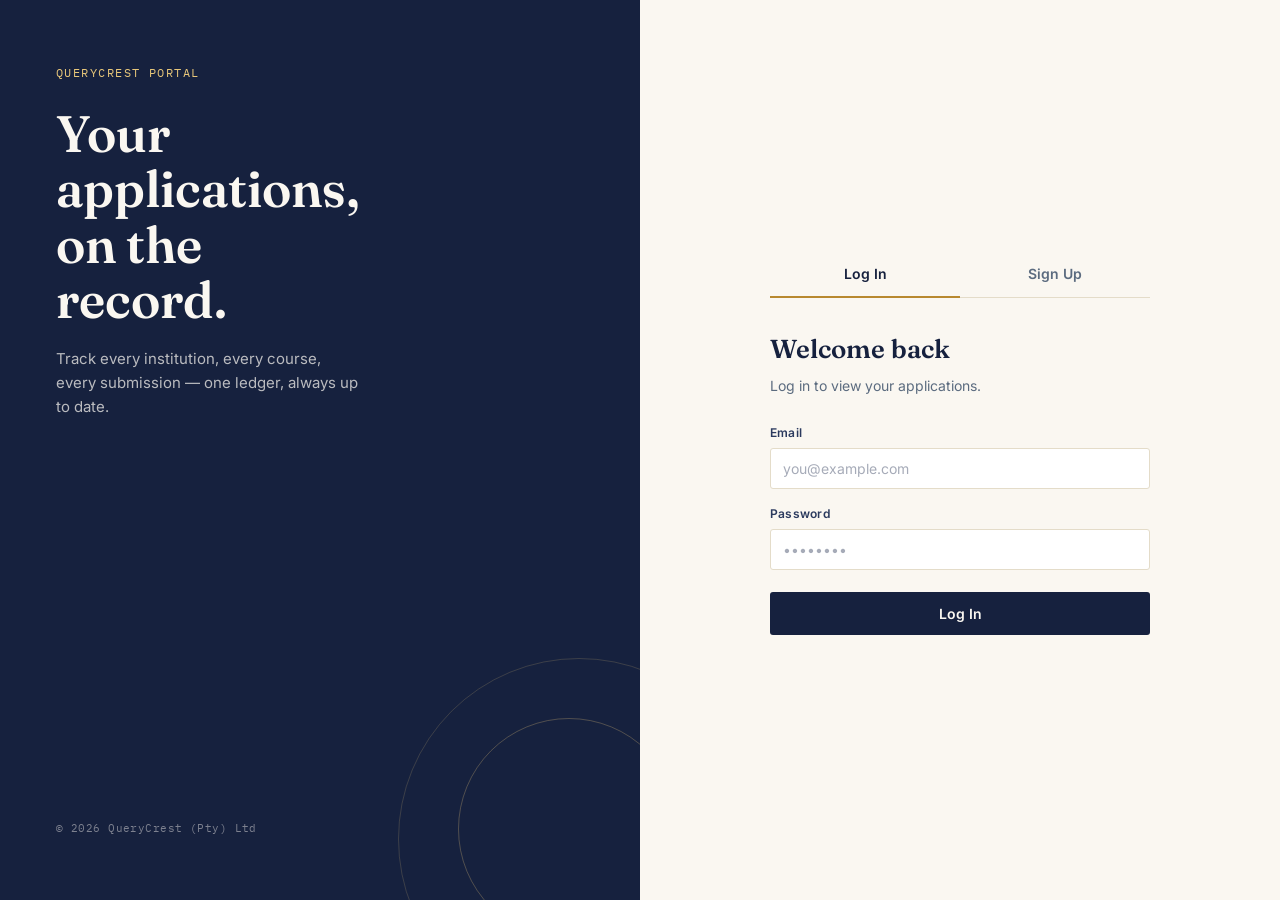
<file: index.html>
<!DOCTYPE html>
<html lang="en">
<head>
<meta charset="UTF-8" />
<meta name="viewport" content="width=device-width, initial-scale=1.0" />
<title>QueryCrest Portal — Sign In</title>
<link rel="stylesheet" href="style.css" />
</head>
<body>

<div class="portal">

  <!-- Left: brand panel -->
  <div class="portal-brand">
    <div>
      <div class="brand-mark">QueryCrest Portal</div>
      <h1 class="brand-headline">Your applications, on the record.</h1>
      <p class="brand-copy">
        Track every institution, every course, every submission — one ledger,
        always up to date.
      </p>
    </div>
    <div class="brand-foot">© 2026 QueryCrest (Pty) Ltd</div>
  </div>

  <!-- Right: form panel -->
  <div class="portal-form-side">
    <div class="form-card">

      <div class="tab-row">
        <button type="button" class="tab-btn active" id="tabLogin">Log In</button>
        <button type="button" class="tab-btn" id="tabSignup">Sign Up</button>
      </div>

      <!-- LOGIN -->
      <div class="form-panel active" id="panelLogin">
        <h2 class="form-title">Welcome back</h2>
        <p class="form-sub">Log in to view your applications.</p>

        <div class="alert alert-error" id="loginError" hidden></div>

        <form id="loginForm" novalidate>
          <div class="field">
            <label for="loginEmail">Email</label>
            <input type="email" id="loginEmail" name="email" placeholder="you@example.com" required />
          </div>
          <div class="field">
            <label for="loginPassword">Password</label>
            <input type="password" id="loginPassword" name="password" placeholder="••••••••" required />
          </div>
          <button type="submit" class="btn-primary" id="loginSubmit">Log In</button>
        </form>
      </div>

      <!-- SIGN UP -->
      <div class="form-panel" id="panelSignup">
        <h2 class="form-title">Create your account</h2>
        <p class="form-sub">Start tracking your applications today.</p>

        <div class="alert alert-error" id="signupError" hidden></div>
        <div class="alert alert-success" id="signupSuccess" hidden></div>

        <form id="signupForm" novalidate>
          <div class="field">
            <label for="firstName">First Name</label>
            <input type="text" id="firstName" name="first_name" placeholder="Thandiwe" required />
          </div>
          <div class="field">
            <label for="lastName">Last Name</label>
            <input type="text" id="lastName" name="last_name" placeholder="Nkosi" required />
          </div>
          <div class="field">
            <label for="signupEmail">Email</label>
            <input type="email" id="signupEmail" name="email" placeholder="you@example.com" required />
          </div>
          <div class="field">
            <label for="phone">Phone Number</label>
            <input type="tel" id="phone" name="phone" placeholder="0821234567" required />
            <div class="field-hint">Must start with 0, digits only, at least 10 digits.</div>
          </div>
          <div class="field">
            <label for="signupPassword">Password</label>
            <input type="password" id="signupPassword" name="password" placeholder="••••••••" required />
          </div>
          <button type="submit" class="btn-primary" id="signupSubmit">Create Account</button>
        </form>
      </div>

    </div>
  </div>

</div>

<script src="auth.js"></script>
</body>
</html>
</file>
<file: style.css>
/* ===========================================================
   QueryCrest — Application Portal
   Design: "Academic Ledger" — ink navy + brass, serif display,
   status shown as a seal (outline = draft, filled = submitted)
   =========================================================== */

@import url('https://fonts.googleapis.com/css2?family=Fraunces:opsz,wght@9..144,400;9..144,600;9..144,700&family=Inter:wght@400;500;600&family=IBM+Plex+Mono:wght@500&display=swap');

:root {
  --ink: #16213E;
  --ink-soft: #2B3A5E;
  --paper: #FAF7F1;
  --paper-dim: #F1ECE0;
  --brass: #B8892F;
  --brass-light: #E8C77A;
  --slate: #5B6B7F;
  --sage: #3F6B4E;
  --sage-bg: #E7EFE8;
  --clay: #A8422E;
  --clay-bg: #F6E7E2;
  --line: #E4DCC9;
  --radius: 3px;
  --font-display: 'Fraunces', Georgia, serif;
  --font-body: 'Inter', -apple-system, sans-serif;
  --font-mono: 'IBM Plex Mono', monospace;
}

* {
  box-sizing: border-box;
}

@media (prefers-reduced-motion: reduce) {
  * {
    animation: none !important;
    transition: none !important;
  }
}

html, body {
  margin: 0;
  padding: 0;
  min-height: 100%;
  background: var(--paper);
  color: var(--ink);
  font-family: var(--font-body);
  font-size: 16px;
  line-height: 1.5;
}

a {
  color: inherit;
}

button {
  font-family: inherit;
}

/* ---------- Utility: seal / badge ---------- */

.seal {
  display: inline-flex;
  align-items: center;
  gap: 6px;
  font-family: var(--font-mono);
  font-size: 11px;
  letter-spacing: 0.06em;
  text-transform: uppercase;
  padding: 4px 10px 4px 8px;
  border-radius: 999px;
  white-space: nowrap;
}

.seal::before {
  content: '';
  width: 8px;
  height: 8px;
  border-radius: 50%;
  flex-shrink: 0;
}

.seal--draft {
  color: var(--brass);
  background: transparent;
  border: 1.5px solid var(--brass);
}
.seal--draft::before {
  border: 1.5px solid var(--brass);
  background: transparent;
}

.seal--submitted {
  color: var(--sage);
  background: var(--sage-bg);
  border: 1.5px solid var(--sage);
}
.seal--submitted::before {
  background: var(--sage);
}

/* ---------- Login / Sign-up page (index.html) ---------- */

.portal {
  min-height: 100vh;
  display: grid;
  grid-template-columns: 1fr 1fr;
}

.portal-brand {
  background: var(--ink);
  color: var(--paper);
  padding: 64px 56px;
  display: flex;
  flex-direction: column;
  justify-content: space-between;
  position: relative;
  overflow: hidden;
}

.portal-brand::after {
  content: '';
  position: absolute;
  right: -120px;
  bottom: -120px;
  width: 360px;
  height: 360px;
  border: 1.5px solid rgba(232, 199, 122, 0.18);
  border-radius: 50%;
}

.portal-brand::before {
  content: '';
  position: absolute;
  right: -40px;
  bottom: -40px;
  width: 220px;
  height: 220px;
  border: 1.5px solid rgba(232, 199, 122, 0.28);
  border-radius: 50%;
}

.brand-mark {
  font-family: var(--font-mono);
  font-size: 12px;
  letter-spacing: 0.12em;
  text-transform: uppercase;
  color: var(--brass-light);
}

.brand-headline {
  font-family: var(--font-display);
  font-weight: 600;
  font-size: clamp(2.2rem, 4vw, 3.2rem);
  line-height: 1.08;
  margin: 24px 0 20px;
  max-width: 9ch;
}

.brand-copy {
  font-size: 15px;
  color: rgba(250, 247, 241, 0.72);
  max-width: 34ch;
  line-height: 1.6;
}

.brand-foot {
  font-family: var(--font-mono);
  font-size: 11px;
  color: rgba(250, 247, 241, 0.45);
  letter-spacing: 0.04em;
  position: relative;
  z-index: 1;
}

.portal-form-side {
  display: flex;
  align-items: center;
  justify-content: center;
  padding: 48px 32px;
}

.form-card {
  width: 100%;
  max-width: 380px;
}

.tab-row {
  display: flex;
  border-bottom: 1px solid var(--line);
  margin-bottom: 32px;
}

.tab-btn {
  flex: 1;
  background: none;
  border: none;
  padding: 0 0 14px;
  font-size: 14px;
  font-weight: 600;
  color: var(--slate);
  cursor: pointer;
  border-bottom: 2px solid transparent;
  margin-bottom: -1px;
  transition: color 0.15s ease, border-color 0.15s ease;
}

.tab-btn.active {
  color: var(--ink);
  border-bottom-color: var(--brass);
}

.tab-btn:focus-visible,
button:focus-visible,
input:focus-visible,
select:focus-visible,
textarea:focus-visible {
  outline: 2px solid var(--brass);
  outline-offset: 2px;
}

.form-title {
  font-family: var(--font-display);
  font-size: 26px;
  font-weight: 600;
  margin: 0 0 6px;
}

.form-sub {
  color: var(--slate);
  font-size: 14px;
  margin: 0 0 28px;
}

.field {
  margin-bottom: 16px;
}

.field label {
  display: block;
  font-size: 12px;
  font-weight: 600;
  letter-spacing: 0.02em;
  color: var(--ink-soft);
  margin-bottom: 6px;
}

.field input,
.field select,
.field textarea {
  width: 100%;
  padding: 11px 12px;
  border: 1px solid var(--line);
  border-radius: var(--radius);
  background: #fff;
  font-family: var(--font-body);
  font-size: 14px;
  color: var(--ink);
}

.field input::placeholder,
.field textarea::placeholder {
  color: #A6ABB8;
}

.field-hint {
  font-size: 12px;
  color: var(--slate);
  margin-top: 5px;
}

.btn-primary {
  width: 100%;
  background: var(--ink);
  color: var(--paper);
  border: none;
  padding: 13px 16px;
  border-radius: var(--radius);
  font-size: 14px;
  font-weight: 600;
  cursor: pointer;
  transition: background 0.15s ease;
  margin-top: 6px;
}

.btn-primary:hover {
  background: var(--ink-soft);
}

.btn-primary:disabled {
  opacity: 0.55;
  cursor: not-allowed;
}

.form-panel {
  display: none;
}

.form-panel.active {
  display: block;
}

.alert {
  font-size: 13px;
  padding: 10px 12px;
  border-radius: var(--radius);
  margin-bottom: 18px;
  line-height: 1.45;
}

.alert-error {
  background: var(--clay-bg);
  color: var(--clay);
  border: 1px solid rgba(168, 66, 46, 0.25);
}

.alert-success {
  background: var(--sage-bg);
  color: var(--sage);
  border: 1px solid rgba(63, 107, 78, 0.25);
}

.alert[hidden] {
  display: none;
}

/* ---------- Dashboard ---------- */

.topbar {
  display: flex;
  align-items: center;
  justify-content: space-between;
  padding: 20px 40px;
  border-bottom: 1px solid var(--line);
  background: var(--paper);
}

.topbar-brand {
  font-family: var(--font-display);
  font-weight: 600;
  font-size: 19px;
  display: flex;
  align-items: baseline;
  gap: 8px;
}

.topbar-brand span {
  font-family: var(--font-mono);
  font-size: 10px;
  color: var(--slate);
  letter-spacing: 0.08em;
  text-transform: uppercase;
}

.btn-ghost {
  background: none;
  border: 1px solid var(--line);
  color: var(--slate);
  padding: 8px 16px;
  border-radius: var(--radius);
  font-size: 13px;
  font-weight: 500;
  cursor: pointer;
  transition: border-color 0.15s ease, color 0.15s ease;
}

.btn-ghost:hover {
  border-color: var(--ink);
  color: var(--ink);
}

.dash-main {
  max-width: 980px;
  margin: 0 auto;
  padding: 40px 24px 80px;
  display: grid;
  grid-template-columns: 1.1fr 1.4fr;
  gap: 40px;
  align-items: start;
}

.panel {
  background: #fff;
  border: 1px solid var(--line);
  border-radius: var(--radius);
  padding: 28px;
}

.panel-title {
  font-family: var(--font-display);
  font-size: 20px;
  font-weight: 600;
  margin: 0 0 4px;
}

.panel-sub {
  font-size: 13px;
  color: var(--slate);
  margin: 0 0 24px;
}

.status-choice {
  display: flex;
  gap: 10px;
}

.status-choice label {
  flex: 1;
  border: 1px solid var(--line);
  border-radius: var(--radius);
  padding: 10px 12px;
  font-size: 13px;
  text-align: center;
  cursor: pointer;
  color: var(--slate);
  transition: border-color 0.15s ease, color 0.15s ease, background 0.15s ease;
}

.status-choice input {
  display: none;
}

.status-choice input:checked + span {
  color: var(--ink);
  font-weight: 600;
}

.status-choice label:has(input:checked) {
  border-color: var(--brass);
  background: #FBF4E4;
}

.ledger-list {
  list-style: none;
  margin: 0;
  padding: 0;
}

.ledger-empty {
  text-align: center;
  padding: 48px 20px;
  color: var(--slate);
}

.ledger-empty-mark {
  font-family: var(--font-display);
  font-size: 32px;
  color: var(--brass-light);
  margin-bottom: 10px;
}

.ledger-item {
  border: 1px solid var(--line);
  border-radius: var(--radius);
  padding: 16px 18px;
  margin-bottom: 12px;
  animation: rise 0.3s ease both;
}

@keyframes rise {
  from { opacity: 0; transform: translateY(6px); }
  to { opacity: 1; transform: translateY(0); }
}

.ledger-item-top {
  display: flex;
  align-items: flex-start;
  justify-content: space-between;
  gap: 12px;
  margin-bottom: 6px;
}

.ledger-institution {
  font-family: var(--font-display);
  font-weight: 600;
  font-size: 16px;
}

.ledger-course {
  font-size: 13px;
  color: var(--slate);
  margin: 2px 0 8px;
}

.ledger-meta {
  font-family: var(--font-mono);
  font-size: 11px;
  color: var(--slate);
  letter-spacing: 0.02em;
}

.ledger-notes {
  font-size: 13px;
  color: var(--ink-soft);
  margin-top: 8px;
  padding-top: 8px;
  border-top: 1px dashed var(--line);
}

/* ---------- Responsive ---------- */

@media (max-width: 860px) {
  .portal {
    grid-template-columns: 1fr;
  }
  .portal-brand {
    padding: 40px 28px;
  }
  .brand-headline {
    max-width: none;
  }
  .dash-main {
    grid-template-columns: 1fr;
  }
  .topbar {
    padding: 16px 20px;
  }
}

@media (max-width: 480px) {
  .portal-form-side {
    padding: 32px 20px;
  }
  .panel {
    padding: 20px;
  }
}
</file>
